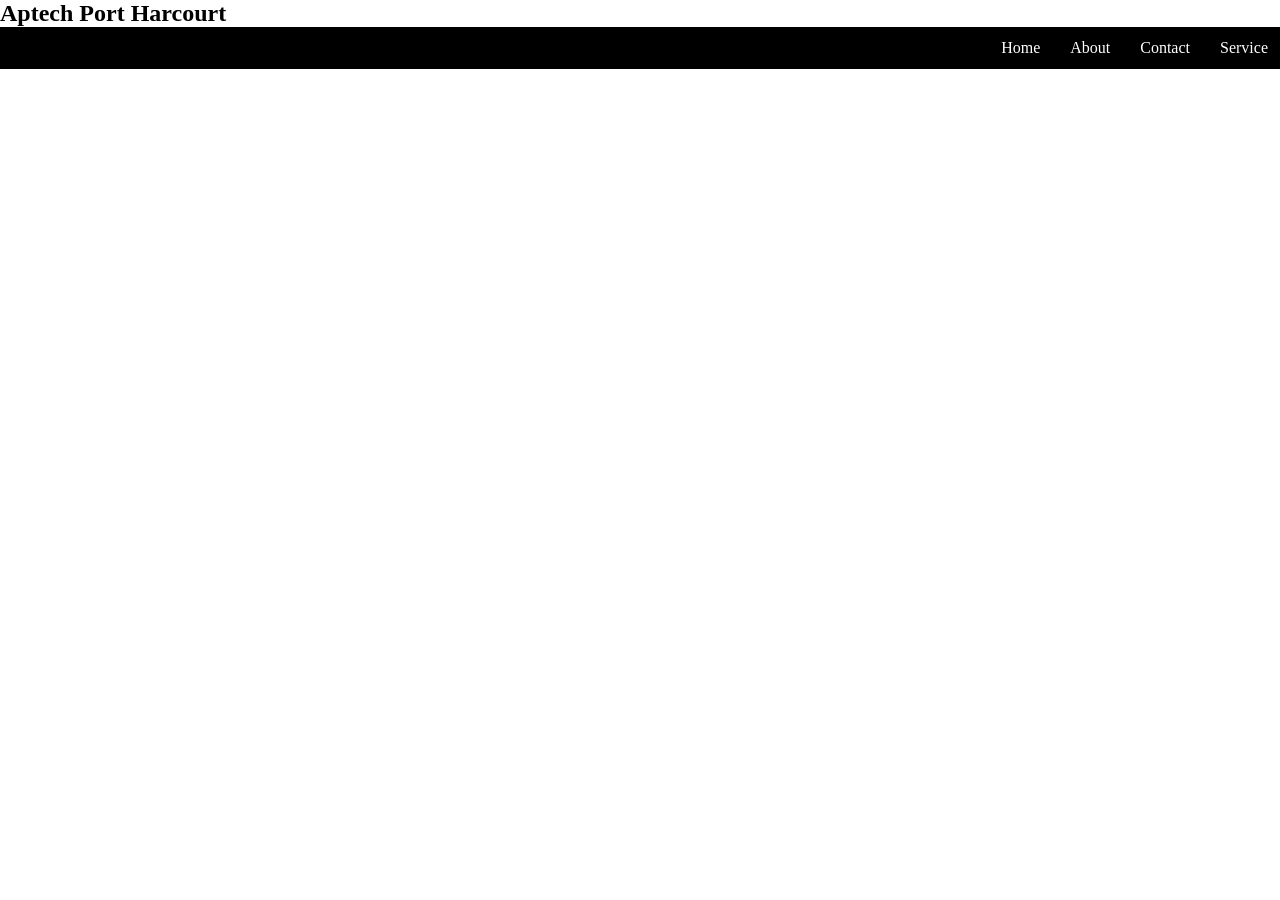
<file: index.html>
<!DOCTYPE html>
<html lang="en">
<head>
    <meta charset="UTF-8">
    <meta name="viewport" content="width=device-width, initial-scale=1.0">
    <title>Document</title>
    <link rel="stylesheet" href="css/dep.css">
</head>
<body>
    <h2>Aptech Port Harcourt</h2>
    <div class="container">
        <ul>
            <li>Home</li>
            <li>About</li>
            <li>Contact</li>
            <li>Service</li>
        </ul>
    </div>
    <script>
        // alert("Thanks for visiting us..")
         

         /// prompt("what is is your name") 
        // confirm("Sure you want to delete?")

       // document.write("We are here to learn")

       

    </script>
    <!-- <script src="js/work.js"></script> -->
     <!-- <script src="js/datatypes.js"></script> -->
      <script src="js/control_flow.js"></script>
</body>
</html>
</file>
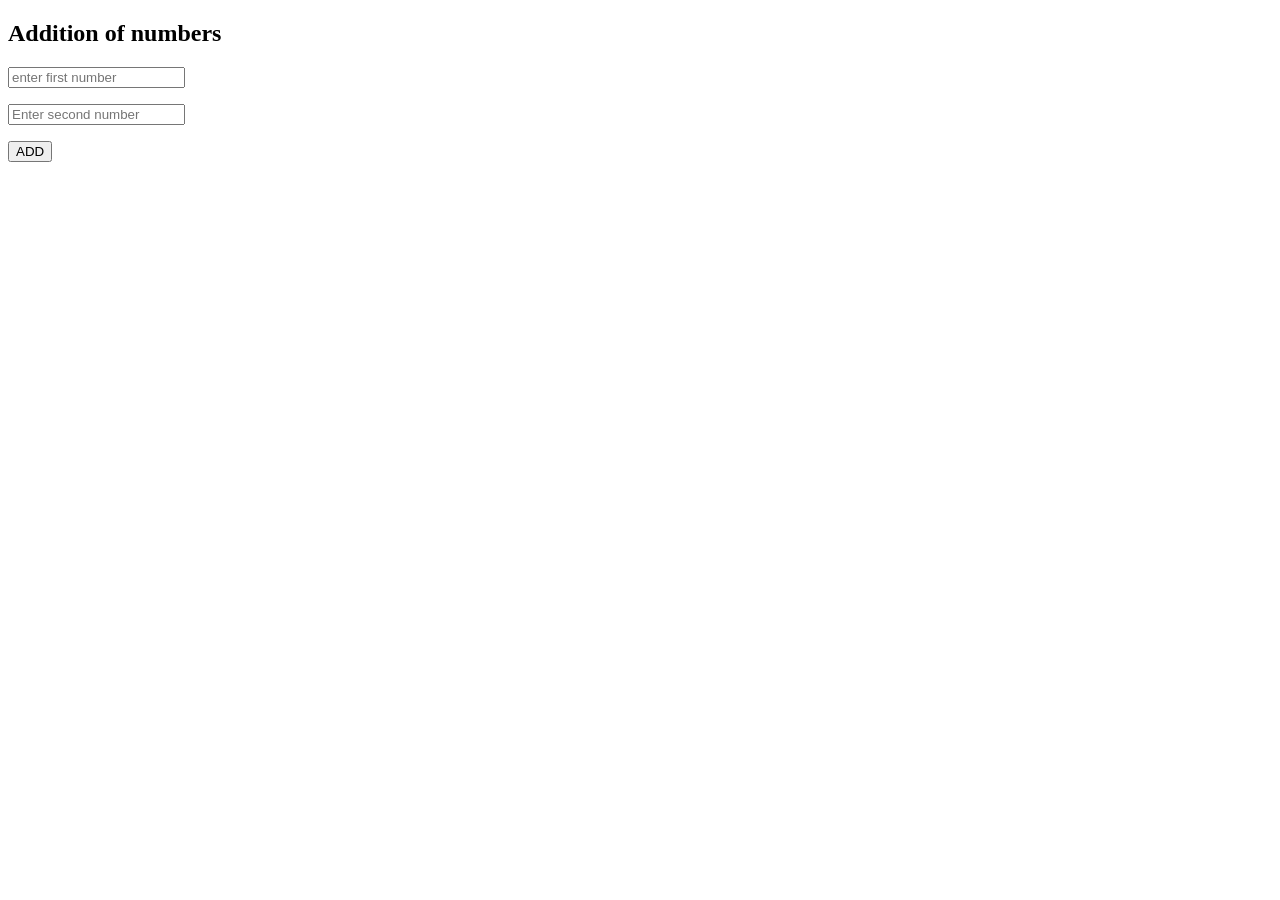
<file: addition.html>
<!doctype html>
<html lang="en">
  <head>
    <meta charset="UTF-8" />
    <meta name="viewport" content="width=device-width, initial-scale=1.0" />
    <title>Document</title>
  </head>
  <body>
    <h2>Addition of numbers</h2>
    <p><input type="text" id="number1"  placeholder="enter first number"/></p>
    <p><input type="text" id="number2" placeholder="Enter second number" /></p>
    <p><button id="btn_add">ADD</button></p>
    <p class="result"></p>

    <script src="js2/add.js"></script>
  </body>
</html>
</file>
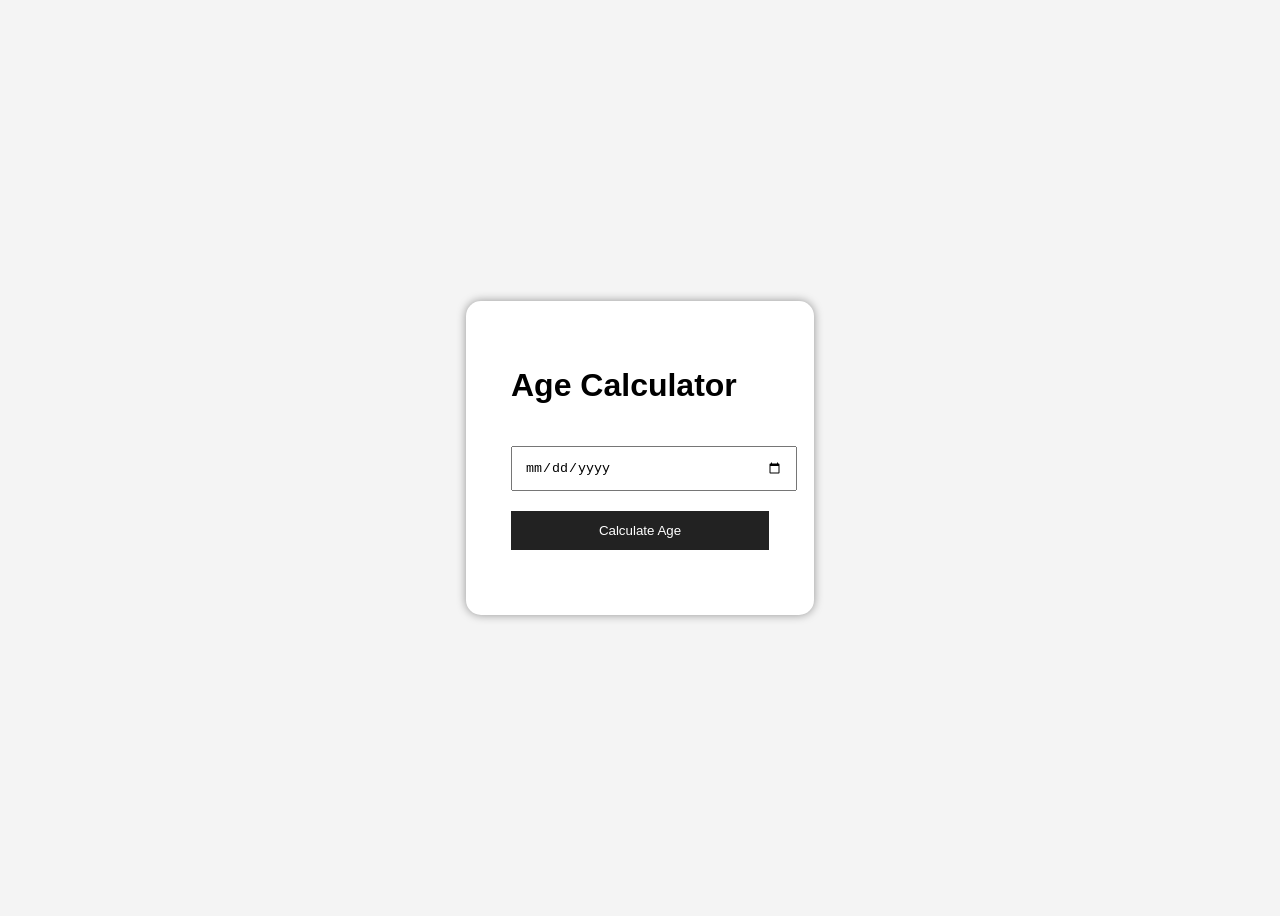
<file: bday.html>
<!doctype html>
<html lang="en">
  <head>
    <meta charset="UTF-8" />
    <meta name="viewport" content="width=device-width, initial-scale=1.0" />
    <title>Document</title>
    <link rel="stylesheet" href="css/style.css">
  </head>
  <body>
    <div class="container">
      <h1>Age Calculator</h1>
      <input type="date" id="birthDate" />

      <button id="calBtn">Calculate Age</button>
      <h2 id="result"></h2>
    </div>

    <script src="js/app.js"></script>
  </body>
</html>
</file>
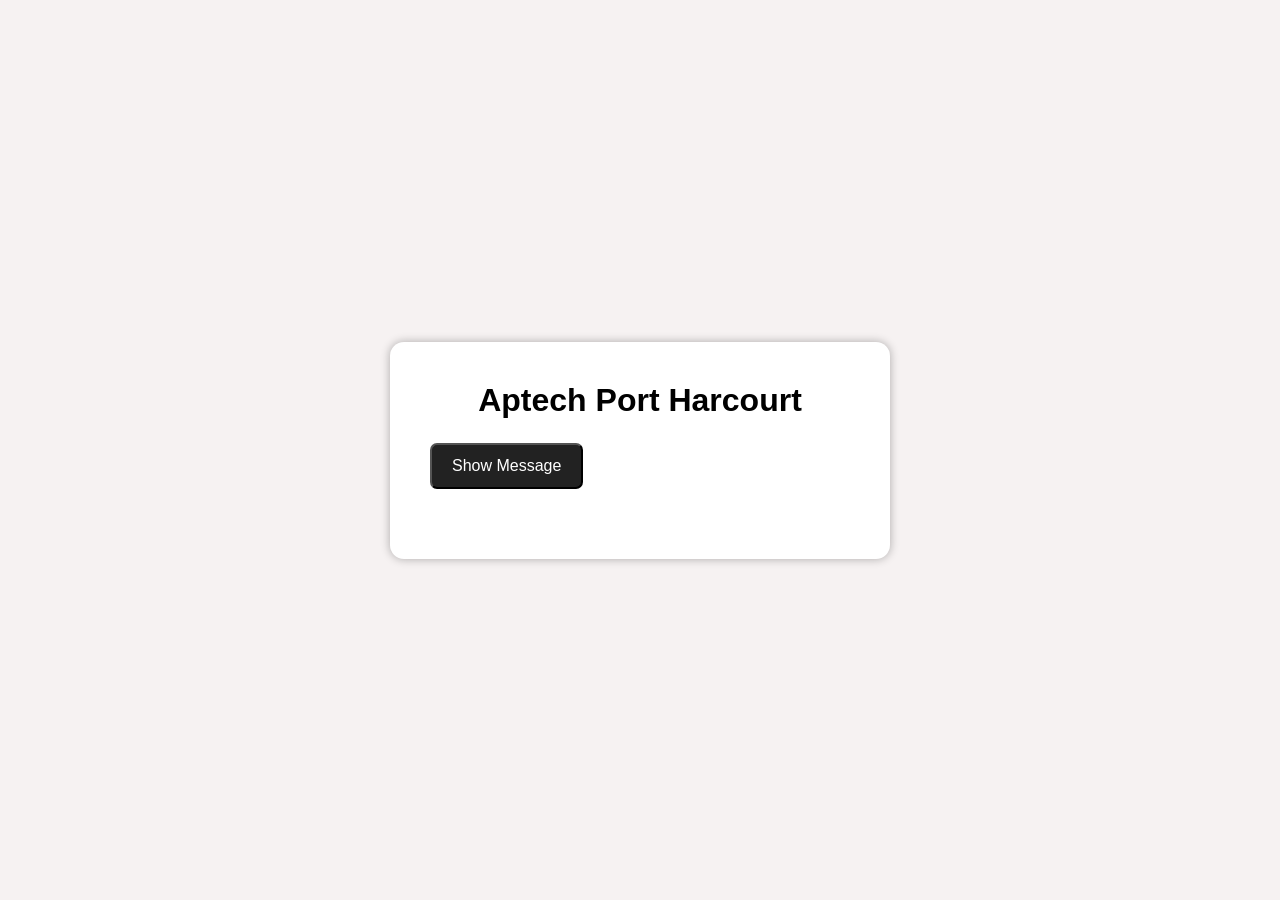
<file: delay.html>
<!doctype html>
<html lang="en">
  <head>
    <meta charset="UTF-8" />
    <meta name="viewport" content="width=device-width, initial-scale=1.0" />
    <title>Document</title>
    <link rel="stylesheet" href="css/delay.css">
  </head>
  <body>
    <div class="container">
      <h1 class="title">Aptech Port Harcourt</h1>
      <button id="showBtn">Show Message</button>

      <p id="message"></p>
    </div>

    <script src="js/delay.js"></script>
  </body>
</html>
</file>
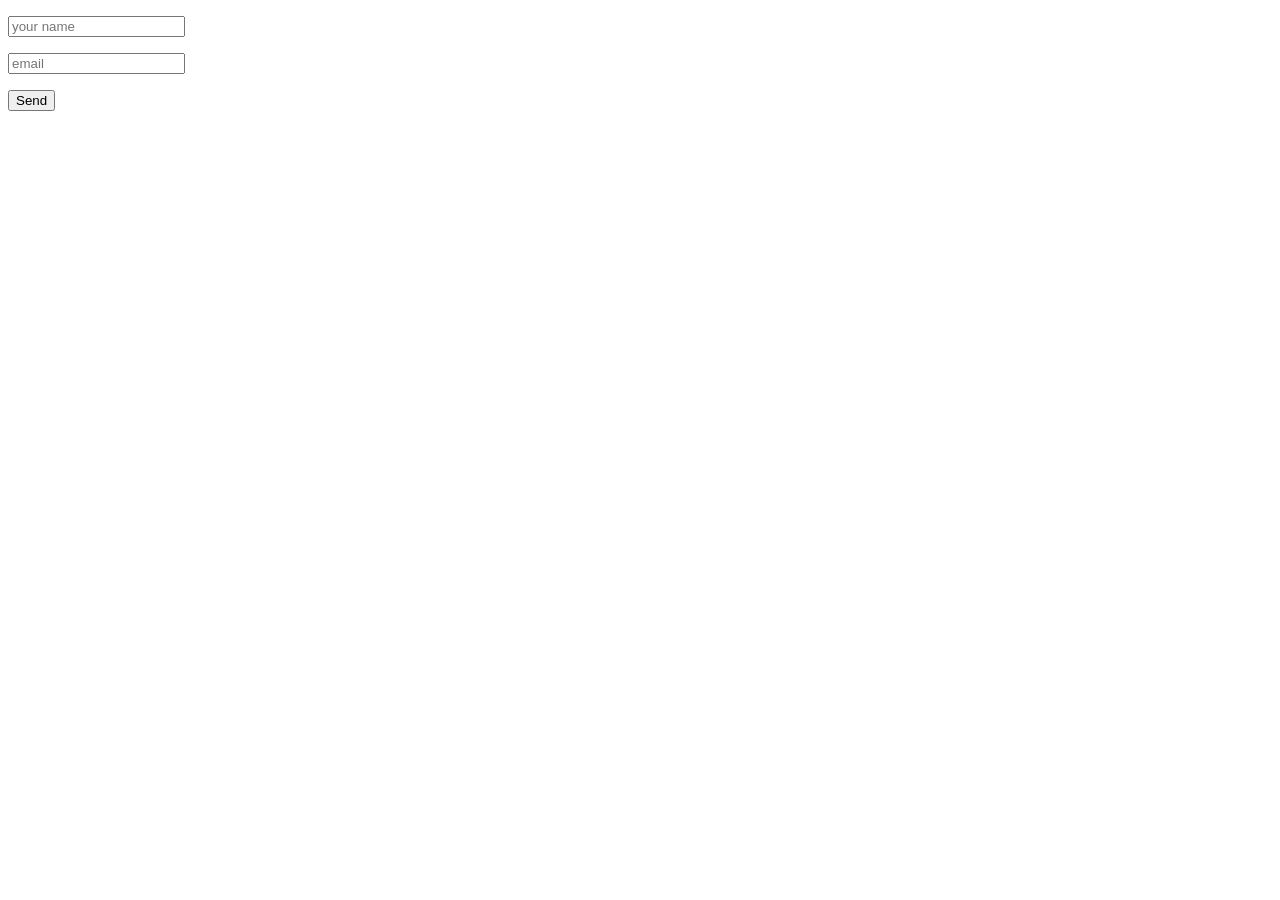
<file: func.html>
<!doctype html>
<html lang="en">
  <head>
    <meta charset="UTF-8" />
    <meta name="viewport" content="width=device-width, initial-scale=1.0" />
    <title>Document</title>
  </head>
  <body>
 <p>   <input type="text" placeholder="your name" id="username" /></p>
    <p><input type="text" placeholder="email" id="email"></p>
    <button id="btn_prosper">Send</button>
    <p id="user_info"></p>
    <script src="js2/fuc.js"></script>
  </body>
</html>
</file>
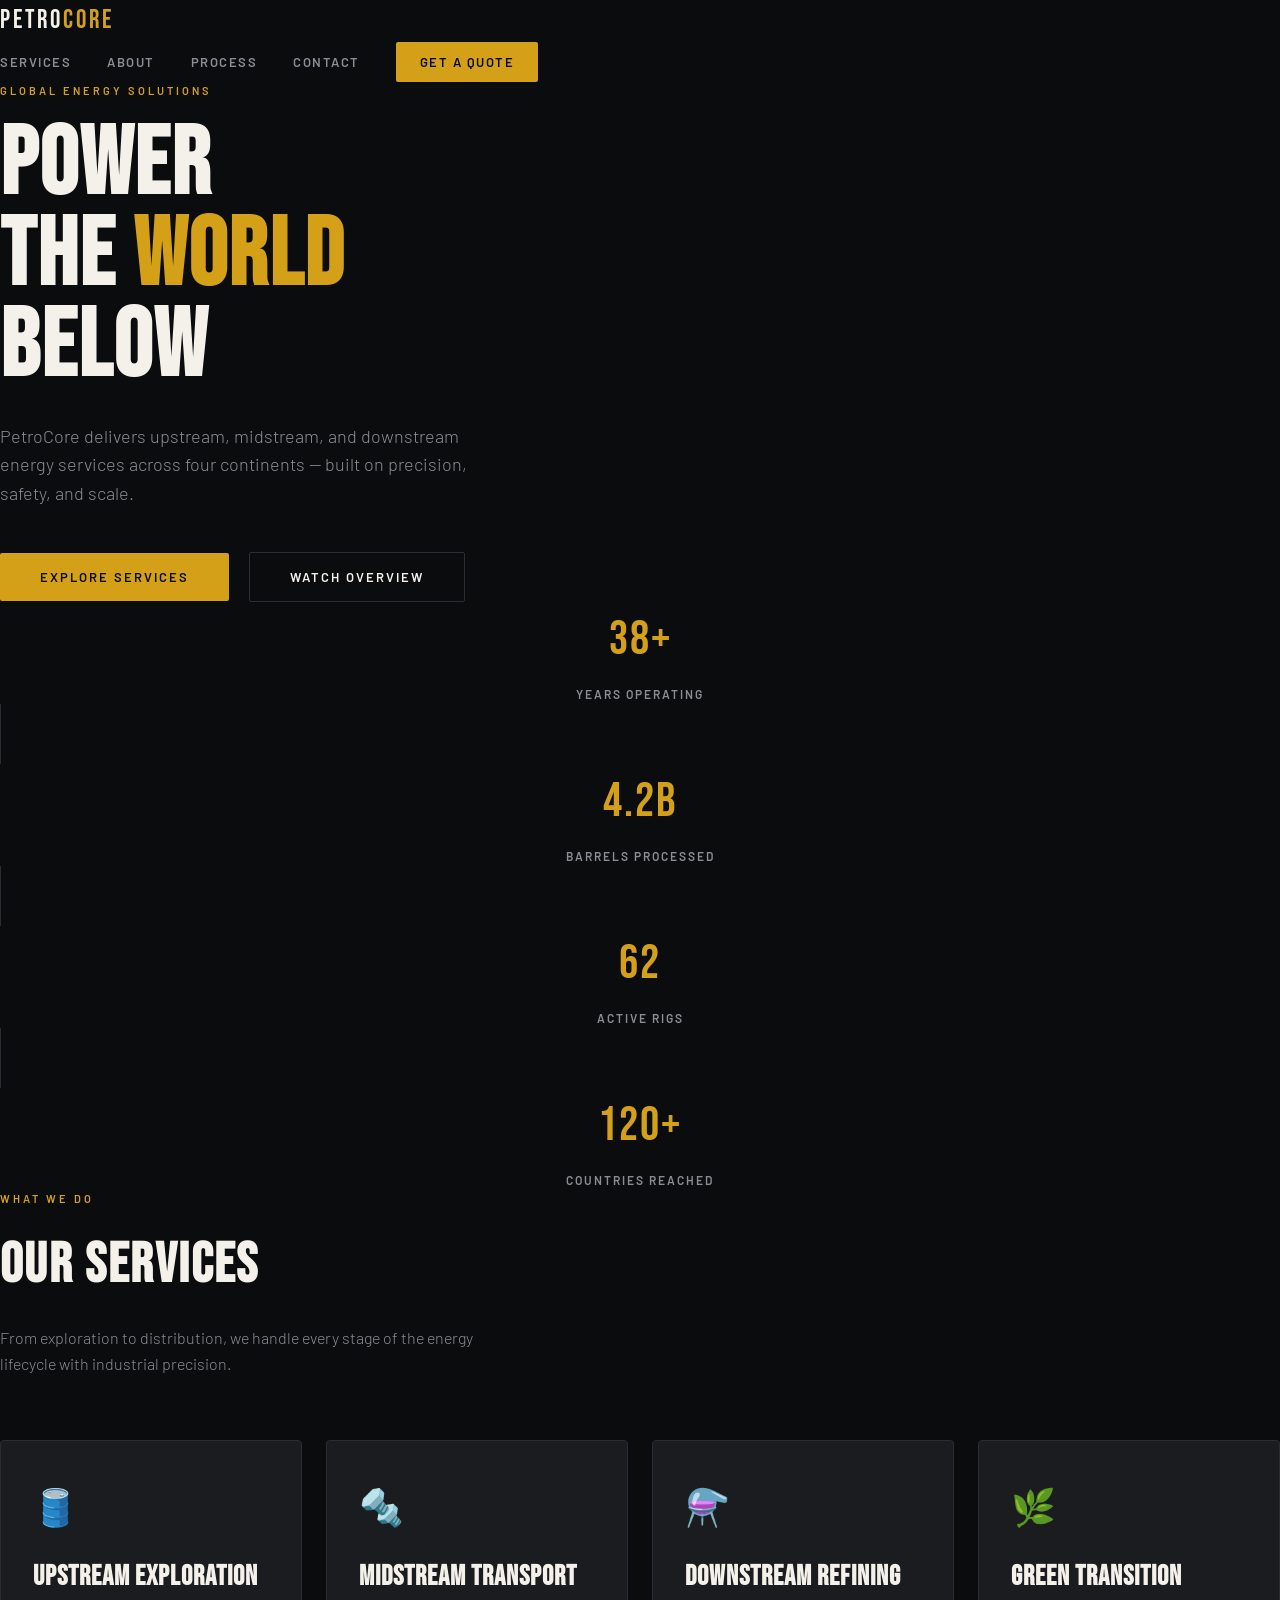
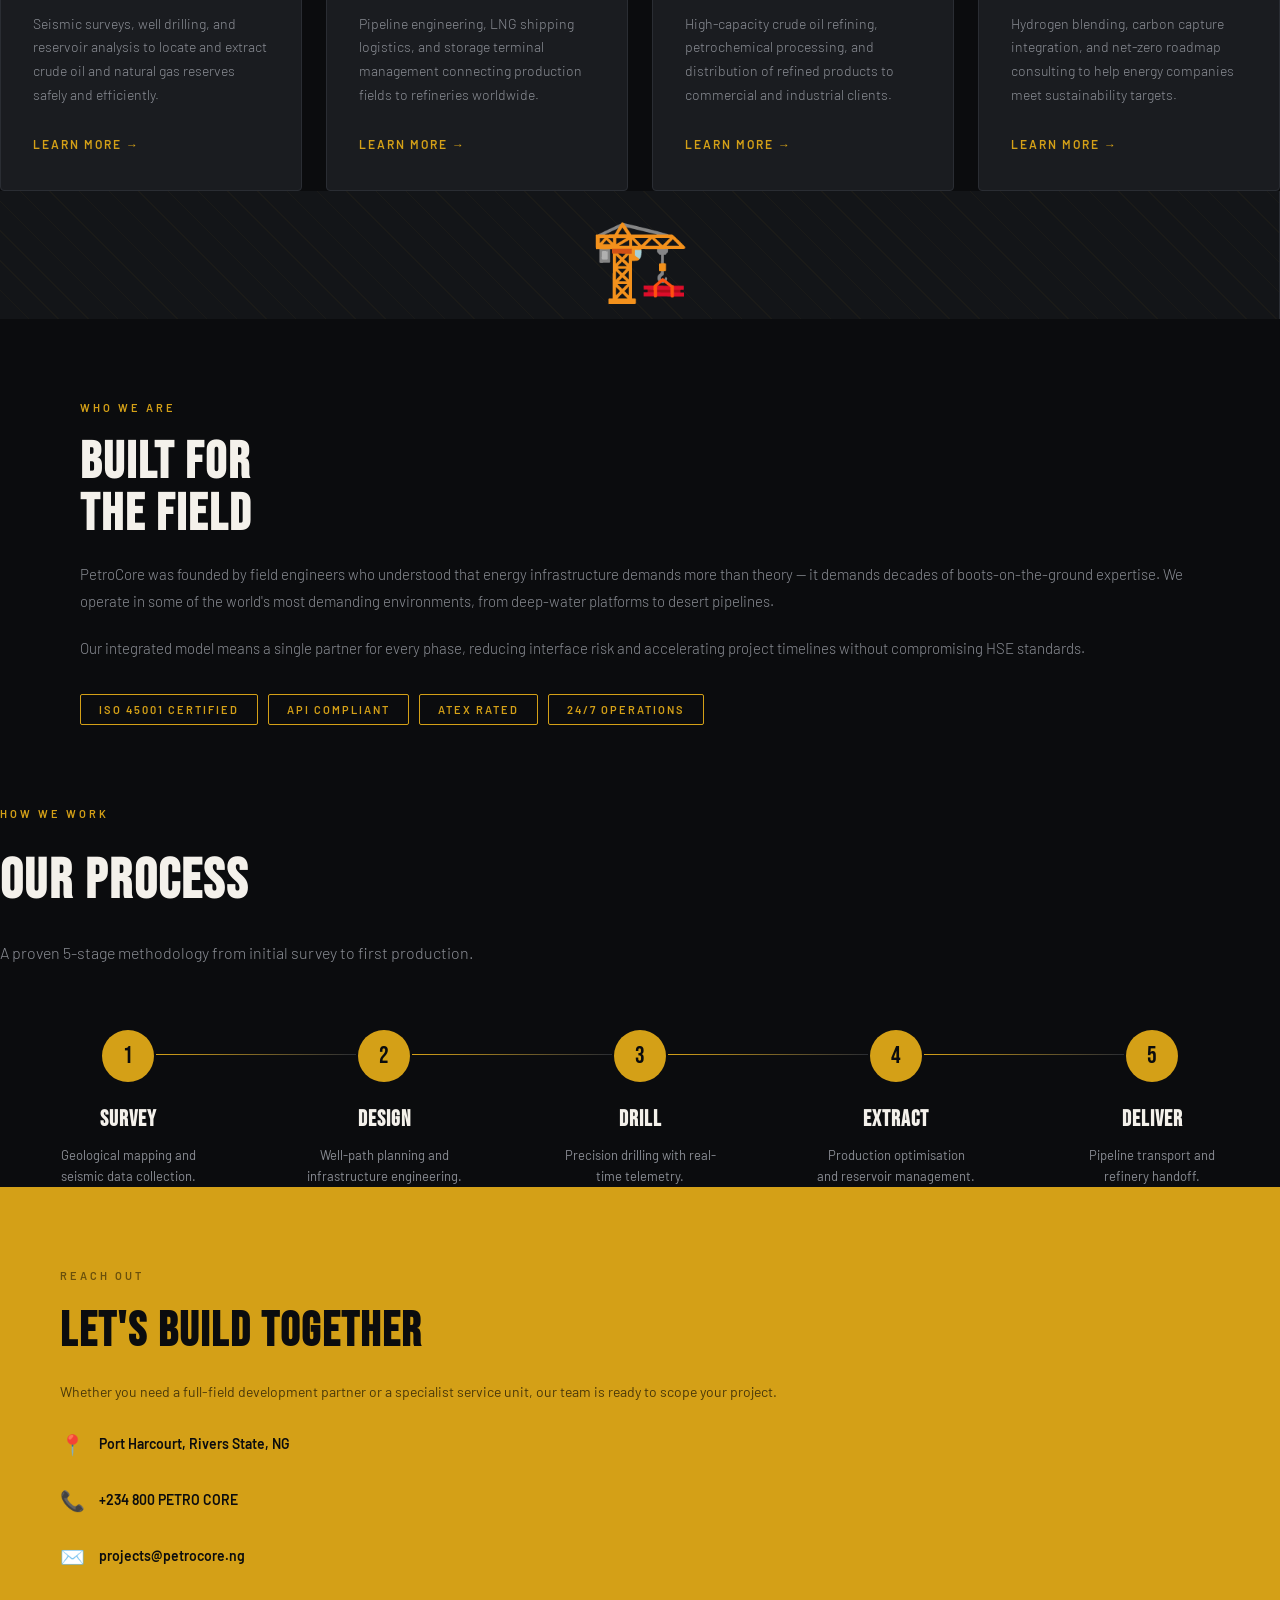
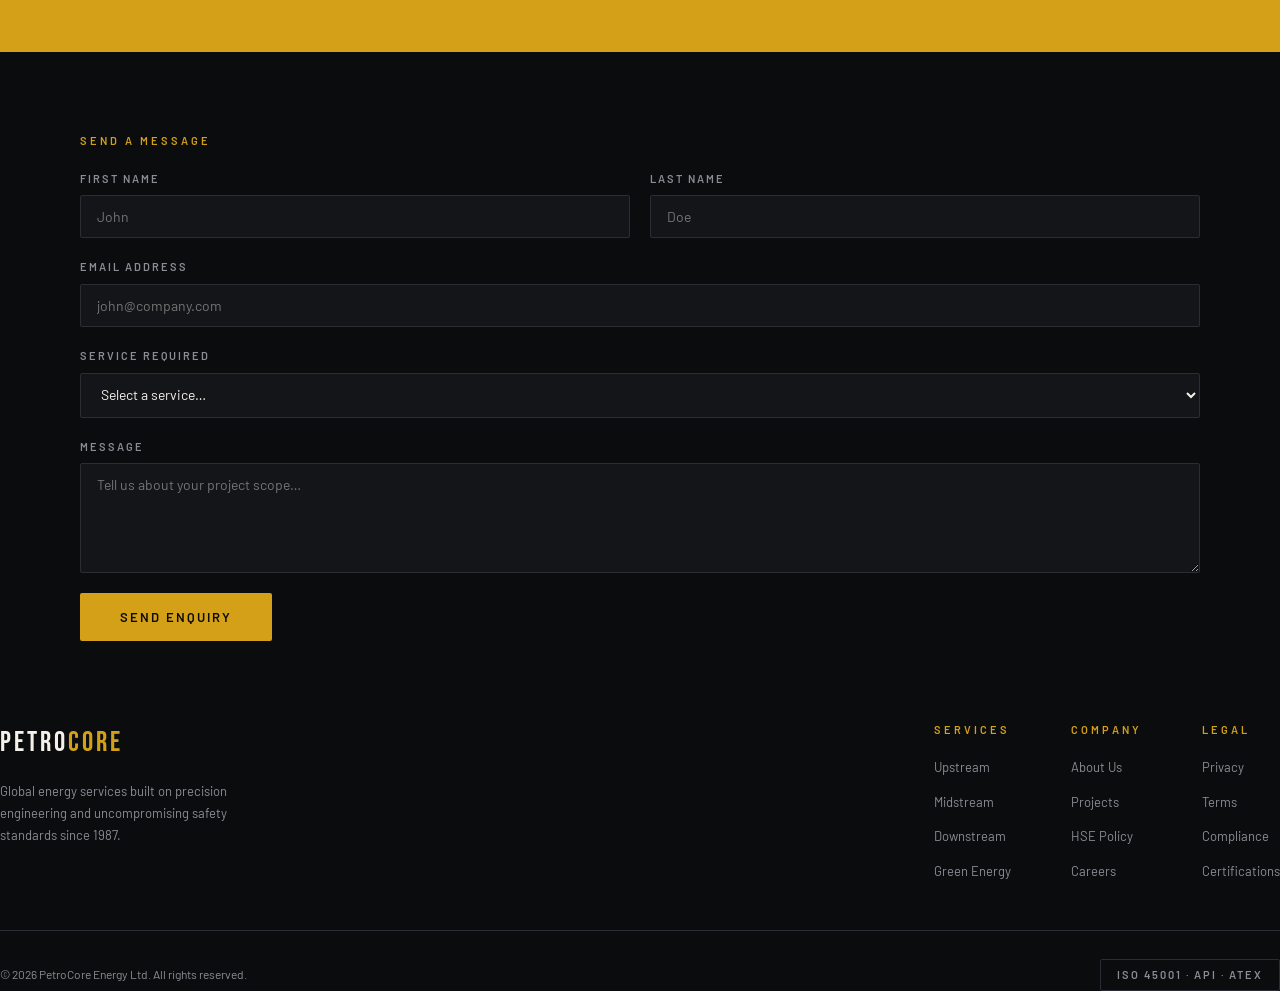
<file: index4.html>
<!doctype html>
<html lang="en">
  <head>
    <meta charset="UTF-8" />
    <meta name="viewport" content="width=device-width, initial-scale=1.0" />
    <title>PetroCore Energy</title>
    <link
      href="https://fonts.googleapis.com/css2?family=Bebas+Neue&family=Barlow:wght@300;400;600&display=swap"
      rel="stylesheet"
    />

    <style>
      /* =============================================
       CSS CUSTOM PROPERTIES (Variables)
    ============================================= */
      :root {
        --black: #0b0c0e;
        --dark: #131518;
        --panel: #1a1c20;
        --border: #2a2d33;
        --gold: #d4a017;
        --gold-light: #f0be3d;
        --white: #f4f1eb;
        --muted: #8a8d94;
        --accent: #e05c1a;

        --font-display: "Bebas Neue", sans-serif;
        --font-body: "Barlow", sans-serif;
      }

      /* =============================================
       RESET & BASE
    ============================================= */
      *,
      *::before,
      *::after {
        margin: 0;
        padding: 0;
        box-sizing: border-box;
      }

      html {
        scroll-behavior: smooth;
      }

      body {
        background-color: var(--black);
        color: var(--white);
        font-family: var(--font-body);
        font-size: 16px;
        line-height: 1.6;
      }

      a {
        text-decoration: none;
        color: inherit;
      }
      img {
        display: block;
        width: 100%;
      }

      /* =============================================
       UTILITY — tiny label
    ============================================= */
      .label {
        font-family: var(--font-body);
        font-size: 11px;
        font-weight: 600;
        letter-spacing: 3px;
        text-transform: uppercase;
        color: var(--gold);
      }

      /* =============================================
       NAV  — flex row, space-between
       /* FLEXBOX DEMO: navbar */
      ============================================= */ nav {
        /* FLEXBOX: row, items spread edge-to-edge */
        display: flex;
        flex-direction: row;
        justify-content: space-between;
        align-items: center;

        position: fixed;
        top: 0;
        left: 0;
        right: 0;
        z-index: 100;
        padding: 0px 60px;
        height: 72px;
        background-color: rgba(11, 12, 14, 0.92);
        border-bottom: 1px solid var(--border);
        backdrop-filter: blur(8px);
      }

      .nav-logo {
        font-family: var(--font-display);
        font-size: 26px;
        letter-spacing: 3px;
        color: var(--white);
      }

      .nav-logo span {
        color: var(--gold);
      }

      .nav-links {
        /* FLEXBOX: row of links */
        display: flex;
        flex-direction: row;
        align-items: center;
        gap: 36px;
      }

      .nav-links a {
        font-size: 13px;
        font-weight: 600;
        letter-spacing: 1.5px;
        text-transform: uppercase;
        color: var(--muted);
        transition: color 0.2s;
      }

      .nav-links a:hover {
        color: var(--gold);
      }

      .nav-cta {
        padding: 10px 24px;
        background-color: var(--gold);
        color: var(--black) !important;
        border-radius: 2px;
        font-weight: 600 !important;
      }

      .nav-cta:hover {
        background-color: var(--gold-light);
        color: var(--black) !important;
      }

      /* =============================================
       HERO  — flex column, centered
       /* FLEXBOX DEMO: full-screen hero */
      ============================================= */ .hero {
        /* FLEXBOX: column, perfectly centred */
        display: flex;
        flex-direction: column;
        justify-content: center;
        align-items: flex-start;

        height: 100vh;
        padding: 0px 100px;
        background-color: var(--black);
        background-image:
          radial-gradient(
            ellipse 60% 60% at 80% 50%,
            rgba(212, 160, 23, 0.08) 0%,
            transparent 70%
          ),
          repeating-linear-gradient(
            90deg,
            transparent,
            transparent 80px,
            rgba(255, 255, 255, 0.015) 80px,
            rgba(255, 255, 255, 0.015) 81px
          );
        border-bottom: 1px solid var(--border);
      }

      .hero-eyebrow {
        margin-bottom: 20px;
      }

      .hero h1 {
        font-family: var(--font-display);
        font-size: 96px;
        line-height: 0.95;
        letter-spacing: 2px;
        color: var(--white);
        max-width: 700px;
        margin-bottom: 28px;
      }

      .hero h1 em {
        font-style: normal;
        color: var(--gold);
      }

      .hero p {
        font-size: 18px;
        font-weight: 300;
        color: var(--muted);
        max-width: 480px;
        margin-bottom: 44px;
      }

      .hero-btns {
        /* FLEXBOX: row of buttons */
        display: flex;
        flex-direction: row;
        align-items: center;
        gap: 20px;
      }

      .btn-primary {
        padding: 16px 40px;
        background-color: var(--gold);
        color: var(--black);
        font-family: var(--font-body);
        font-size: 13px;
        font-weight: 600;
        letter-spacing: 2px;
        text-transform: uppercase;
        border: none;
        cursor: pointer;
        border-radius: 2px;
        transition: background 0.2s;
      }

      .btn-primary:hover {
        background-color: var(--gold-light);
      }

      .btn-outline {
        padding: 16px 40px;
        background-color: transparent;
        color: var(--white);
        font-family: var(--font-body);
        font-size: 13px;
        font-weight: 600;
        letter-spacing: 2px;
        text-transform: uppercase;
        border: 1px solid var(--border);
        cursor: pointer;
        border-radius: 2px;
        transition:
          border-color 0.2s,
          color 0.2s;
      }

      .btn-outline:hover {
        border-color: var(--gold);
        color: var(--gold);
      }

      /* =============================================
       STATS BAR  — flex row, evenly spaced
       /* FLEXBOX DEMO: stat strip */
      ============================================= */ .stats-bar {
        /* FLEXBOX: equal-width stat cells */
        display: flex;
        flex-direction: row;
        justify-content: space-around;
        align-items: center;

        background-color: var(--panel);
        border-bottom: 1px solid var(--border);
        padding: 36px 80px;
      }

      .stat-item {
        /* FLEXBOX: column per stat */
        display: flex;
        flex-direction: column;
        align-items: center;
        gap: 6px;
      }

      .stat-number {
        font-family: var(--font-display);
        font-size: 48px;
        color: var(--gold);
        letter-spacing: 2px;
      }

      .stat-label {
        font-size: 12px;
        font-weight: 600;
        letter-spacing: 2px;
        text-transform: uppercase;
        color: var(--muted);
      }

      .stat-divider {
        width: 1px;
        height: 60px;
        background-color: var(--border);
      }

      /* =============================================
       SERVICES — flex row, wrap
       /* FLEXBOX DEMO: card grid using flex-wrap */
      ============================================= */ .section {
        padding: 100px 80px;
      }

      .section-header {
        /* FLEXBOX: title + line side by side */
        display: flex;
        flex-direction: column;
        align-items: flex-start;
        margin-bottom: 64px;
        gap: 14px;
      }

      .section-header h2 {
        font-family: var(--font-display);
        font-size: 56px;
        letter-spacing: 2px;
        color: var(--white);
      }

      .section-header p {
        font-size: 16px;
        font-weight: 300;
        color: var(--muted);
        max-width: 500px;
      }

      .cards {
        /* FLEXBOX: wrap cards into rows */
        display: flex;
        flex-direction: row;
        flex-wrap: wrap;
        gap: 24px;
      }

      .card {
        /* FLEXBOX: column inside each card */
        display: flex;
        flex-direction: column;
        justify-content: space-between;

        flex: 1 1 280px; /* grow, shrink, basis */
        min-width: 260px;
        max-width: 360px;

        background-color: var(--panel);
        border: 1px solid var(--border);
        border-radius: 4px;
        padding: 36px 32px;
        transition:
          border-color 0.25s,
          transform 0.25s;
      }

      .card:hover {
        border-color: var(--gold);
        transform: translateY(-4px);
      }

      .card-icon {
        font-size: 36px;
        margin-bottom: 20px;
      }

      .card h3 {
        font-family: var(--font-display);
        font-size: 28px;
        letter-spacing: 1px;
        color: var(--white);
        margin-bottom: 12px;
      }

      .card p {
        font-size: 14px;
        font-weight: 300;
        color: var(--muted);
        line-height: 1.7;
        flex-grow: 1;
      }

      .card-link {
        margin-top: 28px;
        font-size: 12px;
        font-weight: 600;
        letter-spacing: 2px;
        text-transform: uppercase;
        color: var(--gold);
      }

      .card-link:hover {
        color: var(--gold-light);
      }

      /* =============================================
       ABOUT SPLIT — flex row, two halves
       /* FLEXBOX DEMO: 50/50 split layout */
      ============================================= */ .about {
        display: flex;
        flex-direction: row;
        align-items: stretch;

        background-color: var(--panel);
        border-top: 1px solid var(--border);
        border-bottom: 1px solid var(--border);
        min-height: 520px;
      }

      .about-image {
        /* FLEXBOX: takes half the width */
        flex: 1 1 50%;
        background-color: var(--dark);
        background-image: repeating-linear-gradient(
          45deg,
          transparent,
          transparent 20px,
          rgba(212, 160, 23, 0.04) 20px,
          rgba(212, 160, 23, 0.04) 21px
        );
        display: flex;
        flex-direction: column;
        justify-content: center;
        align-items: center;
        font-size: 80px;
        border-right: 1px solid var(--border);
      }

      .about-text {
        /* FLEXBOX: text column takes the other half */
        flex: 1 1 50%;
        display: flex;
        flex-direction: column;
        justify-content: center;
        padding: 80px 80px;
        gap: 20px;
      }

      .about-text h2 {
        font-family: var(--font-display);
        font-size: 52px;
        letter-spacing: 2px;
        color: var(--white);
        line-height: 1;
      }

      .about-text p {
        font-size: 15px;
        font-weight: 300;
        color: var(--muted);
        line-height: 1.8;
      }

      .about-pills {
        /* FLEXBOX: row of pill tags */
        display: flex;
        flex-direction: row;
        flex-wrap: wrap;
        gap: 10px;
        margin-top: 12px;
      }

      .pill {
        padding: 6px 18px;
        border: 1px solid var(--gold);
        color: var(--gold);
        font-size: 11px;
        font-weight: 600;
        letter-spacing: 2px;
        text-transform: uppercase;
        border-radius: 2px;
      }

      /* =============================================
       PIPELINE — flex row with connector lines
       /* FLEXBOX DEMO: step-by-step process row */
      ============================================= */ .pipeline {
        background-color: var(--black);
        padding: 100px 80px;
      }

      .steps {
        /* FLEXBOX: steps in a row */
        display: flex;
        flex-direction: row;
        align-items: flex-start;
        gap: 0;
        margin-top: 60px;
      }

      .step {
        /* FLEXBOX: each step is a column */
        display: flex;
        flex-direction: column;
        align-items: center;
        flex: 1;
        text-align: center;
        position: relative;
      }

      /* connector line between steps */
      .step:not(:last-child)::after {
        content: "";
        position: absolute;
        top: 24px;
        left: calc(50% + 28px);
        width: calc(100% - 56px);
        height: 1px;
        background: linear-gradient(to right, var(--gold), var(--border));
      }

      .step-num {
        width: 52px;
        height: 52px;
        border-radius: 50%;
        background-color: var(--gold);
        color: var(--black);
        font-family: var(--font-display);
        font-size: 24px;
        display: flex;
        align-items: center;
        justify-content: center;
        margin-bottom: 20px;
        position: relative;
        z-index: 1;
      }

      .step h4 {
        font-family: var(--font-display);
        font-size: 22px;
        letter-spacing: 1px;
        color: var(--white);
        margin-bottom: 8px;
      }

      .step p {
        font-size: 13px;
        color: var(--muted);
        max-width: 160px;
        line-height: 1.6;
      }

      /* =============================================
       CONTACT — flex row, two panels
       /* FLEXBOX DEMO: form + info side by side */
      ============================================= */ .contact {
        display: flex;
        flex-direction: row;
        align-items: stretch;
        background-color: var(--panel);
        border-top: 1px solid var(--border);
      }

      .contact-info {
        flex: 1 1 40%;
        background-color: var(--gold);
        padding: 80px 60px;
        display: flex;
        flex-direction: column;
        justify-content: center;
        gap: 24px;
      }

      .contact-info h2 {
        font-family: var(--font-display);
        font-size: 48px;
        letter-spacing: 2px;
        color: var(--black);
        line-height: 1;
      }

      .contact-info p {
        font-size: 14px;
        color: rgba(0, 0, 0, 0.65);
        line-height: 1.7;
      }

      .contact-detail {
        display: flex;
        flex-direction: row;
        align-items: center;
        gap: 14px;
        font-size: 14px;
        font-weight: 600;
        color: var(--black);
      }

      .contact-detail span {
        font-size: 20px;
      }

      .contact-form {
        flex: 1 1 60%;
        padding: 80px 80px;
        display: flex;
        flex-direction: column;
        justify-content: center;
        gap: 20px;
      }

      .form-row {
        /* FLEXBOX: two inputs side by side */
        display: flex;
        flex-direction: row;
        gap: 20px;
      }

      .form-group {
        display: flex;
        flex-direction: column;
        gap: 8px;
        flex: 1;
      }

      .form-group label {
        font-size: 11px;
        font-weight: 600;
        letter-spacing: 2px;
        text-transform: uppercase;
        color: var(--muted);
      }

      .form-group input,
      .form-group textarea,
      .form-group select {
        background-color: var(--dark);
        border: 1px solid var(--border);
        border-radius: 2px;
        color: var(--white);
        font-family: var(--font-body);
        font-size: 14px;
        padding: 12px 16px;
        outline: none;
        transition: border-color 0.2s;
      }

      .form-group input:focus,
      .form-group textarea:focus,
      .form-group select:focus {
        border-color: var(--gold);
      }

      .form-group textarea {
        resize: vertical;
        min-height: 110px;
      }

      .form-group select option {
        background-color: var(--dark);
      }

      /* =============================================
       FOOTER — flex row + column
       /* FLEXBOX DEMO: footer layout */
      ============================================= */ footer {
        background-color: var(--black);
        border-top: 1px solid var(--border);
        padding: 60px 80px 32px;
      }

      .footer-top {
        /* FLEXBOX: logo + nav columns */
        display: flex;
        flex-direction: row;
        justify-content: space-between;
        align-items: flex-start;
        gap: 60px;
        padding-bottom: 48px;
        border-bottom: 1px solid var(--border);
      }

      .footer-brand {
        display: flex;
        flex-direction: column;
        gap: 14px;
        max-width: 280px;
      }

      .footer-logo {
        font-family: var(--font-display);
        font-size: 28px;
        letter-spacing: 3px;
      }

      .footer-logo span {
        color: var(--gold);
      }

      .footer-brand p {
        font-size: 13px;
        color: var(--muted);
        line-height: 1.7;
      }

      .footer-cols {
        /* FLEXBOX: several columns */
        display: flex;
        flex-direction: row;
        gap: 60px;
      }

      .footer-col {
        display: flex;
        flex-direction: column;
        gap: 14px;
      }

      .footer-col h5 {
        font-size: 11px;
        font-weight: 600;
        letter-spacing: 3px;
        text-transform: uppercase;
        color: var(--gold);
        margin-bottom: 4px;
      }

      .footer-col a {
        font-size: 13px;
        color: var(--muted);
        transition: color 0.2s;
      }

      .footer-col a:hover {
        color: var(--white);
      }

      .footer-bottom {
        /* FLEXBOX: two items, space between */
        display: flex;
        flex-direction: row;
        justify-content: space-between;
        align-items: center;
        padding-top: 28px;
      }

      .footer-bottom p {
        font-size: 12px;
        color: var(--muted);
      }

      .footer-badge {
        font-size: 11px;
        font-weight: 600;
        letter-spacing: 2px;
        text-transform: uppercase;
        color: var(--muted);
        border: 1px solid var(--border);
        padding: 6px 16px;
        border-radius: 2px;
      }
    </style>
  </head>
  <body>
    <!-- ============================================
       NAV  |  display:flex, row, space-between
  ============================================= -->
    <nav>
      <div class="nav-logo">PETRO<span>CORE</span></div>
      <div class="nav-links">
        <a href="#services">Services</a>
        <a href="#about">About</a>
        <a href="#pipeline">Process</a>
        <a href="#contact">Contact</a>
        <a href="#contact" class="nav-cta">Get a Quote</a>
      </div>
    </nav>

    <!-- ============================================
       HERO  |  display:flex, column, align:flex-start
  ============================================= -->
    <section class="hero">
      <div class="hero-eyebrow label">Global Energy Solutions</div>
      <h1>POWER<br />THE <em>WORLD</em><br />BELOW</h1>
      <p>
        PetroCore delivers upstream, midstream, and downstream energy services
        across four continents — built on precision, safety, and scale.
      </p>
      <div class="hero-btns">
        <button class="btn-primary">Explore Services</button>
        <button class="btn-outline">Watch Overview</button>
      </div>
    </section>

    <!-- ============================================
       STATS BAR  |  display:flex, row, space-around
  ============================================= -->
    <div class="stats-bar">
      <div class="stat-item">
        <span class="stat-number">38+</span>
        <span class="stat-label">Years Operating</span>
      </div>
      <div class="stat-divider"></div>
      <div class="stat-item">
        <span class="stat-number">4.2B</span>
        <span class="stat-label">Barrels Processed</span>
      </div>
      <div class="stat-divider"></div>
      <div class="stat-item">
        <span class="stat-number">62</span>
        <span class="stat-label">Active Rigs</span>
      </div>
      <div class="stat-divider"></div>
      <div class="stat-item">
        <span class="stat-number">120+</span>
        <span class="stat-label">Countries Reached</span>
      </div>
    </div>

    <!-- ============================================
       SERVICES  |  display:flex, row, flex-wrap
  ============================================= -->
    <section class="section" id="services">
      <div class="section-header">
        <div class="label">What We Do</div>
        <h2>Our Services</h2>
        <p>
          From exploration to distribution, we handle every stage of the energy
          lifecycle with industrial precision.
        </p>
      </div>

      <div class="cards">
        <div class="card">
          <div>
            <div class="card-icon">🛢️</div>
            <h3>Upstream Exploration</h3>
            <p>
              Seismic surveys, well drilling, and reservoir analysis to locate
              and extract crude oil and natural gas reserves safely and
              efficiently.
            </p>
          </div>
          <a class="card-link" href="#">Learn more →</a>
        </div>

        <div class="card">
          <div>
            <div class="card-icon">🔩</div>
            <h3>Midstream Transport</h3>
            <p>
              Pipeline engineering, LNG shipping logistics, and storage terminal
              management connecting production fields to refineries worldwide.
            </p>
          </div>
          <a class="card-link" href="#">Learn more →</a>
        </div>

        <div class="card">
          <div>
            <div class="card-icon">⚗️</div>
            <h3>Downstream Refining</h3>
            <p>
              High-capacity crude oil refining, petrochemical processing, and
              distribution of refined products to commercial and industrial
              clients.
            </p>
          </div>
          <a class="card-link" href="#">Learn more →</a>
        </div>

        <div class="card">
          <div>
            <div class="card-icon">🌿</div>
            <h3>Green Transition</h3>
            <p>
              Hydrogen blending, carbon capture integration, and net-zero
              roadmap consulting to help energy companies meet sustainability
              targets.
            </p>
          </div>
          <a class="card-link" href="#">Learn more →</a>
        </div>
      </div>
    </section>

    <!-- ============================================
       ABOUT  |  display:flex, row — 50/50 split
  ============================================= -->
    <section class="about" id="about">
      <div class="about-image">🏗️</div>
      <div class="about-text">
        <div class="label">Who We Are</div>
        <h2>BUILT FOR<br />THE FIELD</h2>
        <p>
          PetroCore was founded by field engineers who understood that energy
          infrastructure demands more than theory — it demands decades of
          boots-on-the-ground expertise. We operate in some of the world's most
          demanding environments, from deep-water platforms to desert pipelines.
        </p>
        <p>
          Our integrated model means a single partner for every phase, reducing
          interface risk and accelerating project timelines without compromising
          HSE standards.
        </p>
        <div class="about-pills">
          <span class="pill">ISO 45001 Certified</span>
          <span class="pill">API Compliant</span>
          <span class="pill">ATEX Rated</span>
          <span class="pill">24/7 Operations</span>
        </div>
      </div>
    </section>

    <!-- ============================================
       PIPELINE  |  display:flex, row — steps
  ============================================= -->
    <section class="pipeline" id="pipeline">
      <div class="section-header">
        <div class="label">How We Work</div>
        <h2>Our Process</h2>
        <p>
          A proven 5-stage methodology from initial survey to first production.
        </p>
      </div>

      <div class="steps">
        <div class="step">
          <div class="step-num">1</div>
          <h4>Survey</h4>
          <p>Geological mapping and seismic data collection.</p>
        </div>
        <div class="step">
          <div class="step-num">2</div>
          <h4>Design</h4>
          <p>Well-path planning and infrastructure engineering.</p>
        </div>
        <div class="step">
          <div class="step-num">3</div>
          <h4>Drill</h4>
          <p>Precision drilling with real-time telemetry.</p>
        </div>
        <div class="step">
          <div class="step-num">4</div>
          <h4>Extract</h4>
          <p>Production optimisation and reservoir management.</p>
        </div>
        <div class="step">
          <div class="step-num">5</div>
          <h4>Deliver</h4>
          <p>Pipeline transport and refinery handoff.</p>
        </div>
      </div>
    </section>

    <!-- ============================================
       CONTACT  |  display:flex, row — info + form
  ============================================= -->
    <section class="contact" id="contact">
      <div class="contact-info">
        <div class="label" style="color: rgba(0, 0, 0, 0.5)">Reach Out</div>
        <h2>LET'S BUILD TOGETHER</h2>
        <p>
          Whether you need a full-field development partner or a specialist
          service unit, our team is ready to scope your project.
        </p>
        <div class="contact-detail">
          <span>📍</span> Port Harcourt, Rivers State, NG
        </div>
        <div class="contact-detail"><span>📞</span> +234 800 PETRO CORE</div>
        <div class="contact-detail"><span>✉️</span> projects@petrocore.ng</div>
      </div>

      <div class="contact-form">
        <div class="label">Send a Message</div>
        <div class="form-row">
          <div class="form-group">
            <label>First Name</label>
            <input type="text" placeholder="John" />
          </div>
          <div class="form-group">
            <label>Last Name</label>
            <input type="text" placeholder="Doe" />
          </div>
        </div>
        <div class="form-group">
          <label>Email Address</label>
          <input type="email" placeholder="john@company.com" />
        </div>
        <div class="form-group">
          <label>Service Required</label>
          <select>
            <option value="">Select a service…</option>
            <option>Upstream Exploration</option>
            <option>Midstream Transport</option>
            <option>Downstream Refining</option>
            <option>Green Transition</option>
          </select>
        </div>
        <div class="form-group">
          <label>Message</label>
          <textarea placeholder="Tell us about your project scope…"></textarea>
        </div>
        <button class="btn-primary" style="align-self: flex-start">
          Send Enquiry
        </button>
      </div>
    </section>

    <!-- ============================================
       FOOTER  |  display:flex, row + row
  ============================================= -->
    <footer>
      <div class="footer-top">
        <div class="footer-brand">
          <div class="footer-logo">PETRO<span>CORE</span></div>
          <p>
            Global energy services built on precision engineering and
            uncompromising safety standards since 1987.
          </p>
        </div>

        <div class="footer-cols">
          <div class="footer-col">
            <h5>Services</h5>
            <a href="#">Upstream</a>
            <a href="#">Midstream</a>
            <a href="#">Downstream</a>
            <a href="#">Green Energy</a>
          </div>
          <div class="footer-col">
            <h5>Company</h5>
            <a href="#">About Us</a>
            <a href="#">Projects</a>
            <a href="#">HSE Policy</a>
            <a href="#">Careers</a>
          </div>
          <div class="footer-col">
            <h5>Legal</h5>
            <a href="#">Privacy</a>
            <a href="#">Terms</a>
            <a href="#">Compliance</a>
            <a href="#">Certifications</a>
          </div>
        </div>
      </div>

      <div class="footer-bottom">
        <p>© 2026 PetroCore Energy Ltd. All rights reserved.</p>
        <div class="footer-badge">ISO 45001 · API · ATEX</div>
      </div>
    </footer>
  </body>
</html>
</file>
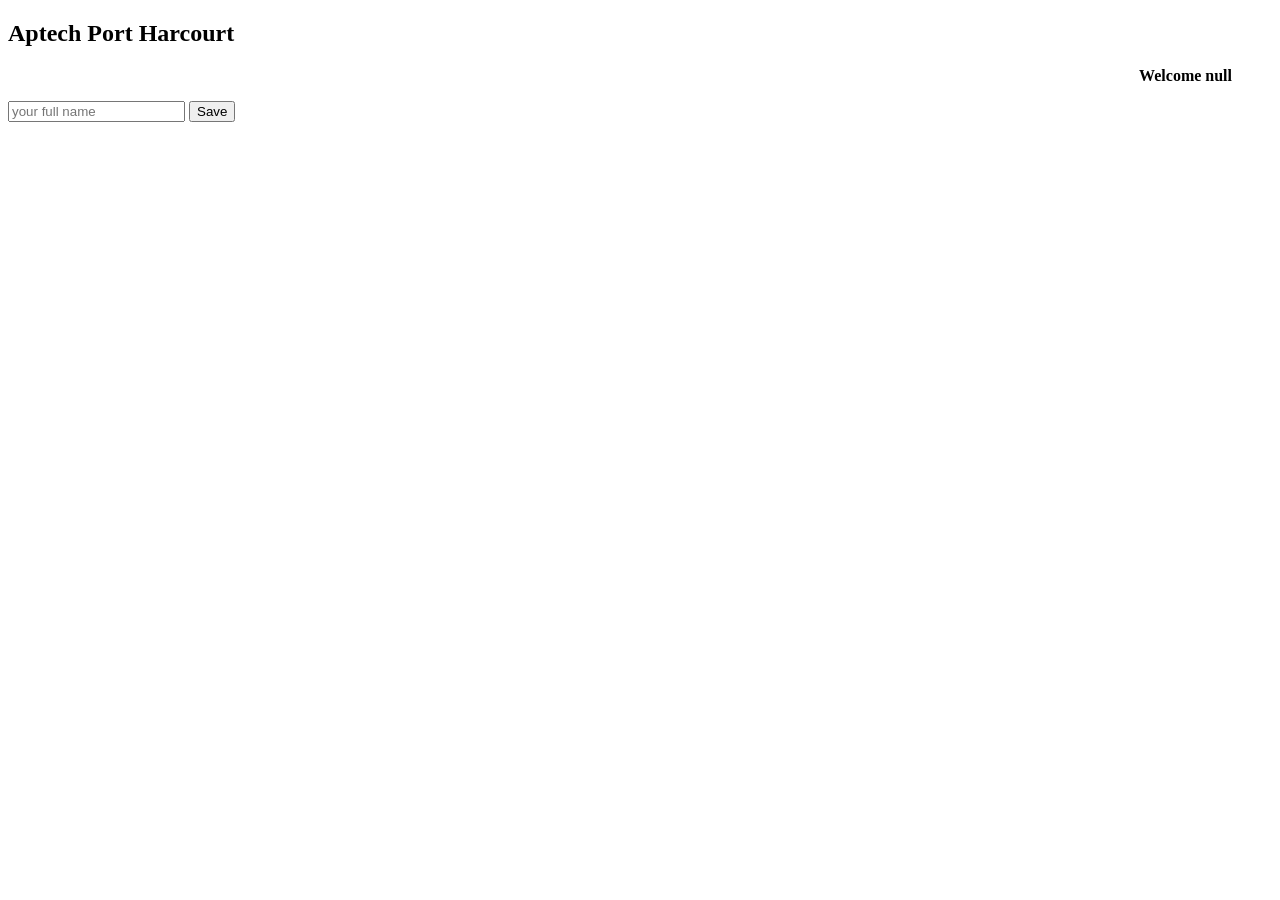
<file: index5.html>
<!doctype html>
<html lang="en">
  <head>
    <meta charset="UTF-8" />
    <meta name="viewport" content="width=device-width, initial-scale=1.0" />
    <title>Document</title>
  </head>
  <body>
    <h2 class="header">Aptech Port Harcourt</h2>
    <p
      class="detail"
      style="
        text-align: right;
        font-size: 16px;
        margin-right: 40px;
        font-weight: bold;
      "
    >
    
    </p>
    <input type="text" placeholder="your full name" id="fname" />
    <button id="btn">Save</button>
    <script src="js/localstorage.js"></script>
  </body>
</html>
</file>
<file: css/dep.css>
*{
    margin:0;
    padding: 0;
    box-sizing: border-box;

    list-style: none;
}

ul{
    display: flex;
    background-color: black;
    padding: 12px;
    color:white;
  gap:30px;
  justify-content: end;
  cursor: pointer;
}
</file>
<file: css/style.css>
body{
    height: 100vh;
    display: flex;
    align-items: center;
    justify-content: center;
    background-color: #f4f4f4;
    font-family: "Arial", Helvetica, sans-serif;
}

.container{
background-color: white;
padding: 45px;
border-radius: 15px;
box-shadow: 0 0 10px rgba(0, 0,0,0.4);
}

input, button{
    padding: 12px;
    margin-top:20px;
    width: 100%;
}
button{
    background-color: #222;
    color:#fff;
    border: none;
    cursor: pointer;
}
</file>
<file: css/delay.css>
*{
    margin: 0;
    padding: 0;
    box-sizing: border-box;
}

body{
    height: 100vh;
    display: flex;
    justify-content: center;
    align-items: center;
    background-color: #f6f2f2;
    font-family: Arial, Helvetica, sans-serif;
}

.container{
    background-color: white;
    width: 500px;
    padding: 40px;
    border-radius: 14px;
    box-shadow: 0 0 10px rgba(0, 0,0, 0.3);
}

.title{
    margin-bottom: 24px;
    text-align: center;
}

button{
    padding: 12px 20px;
    background-color: #222;
    color:white;
    cursor: pointer;
    border-radius: 7px;
    font-size: 16px;
}

button:hover{
    background-color: rgb(119, 5, 5);
}

#message{
    margin-top: 30px;
    font-size: 20px;
    color:green;
    font-weight: bold;
}
</file>
